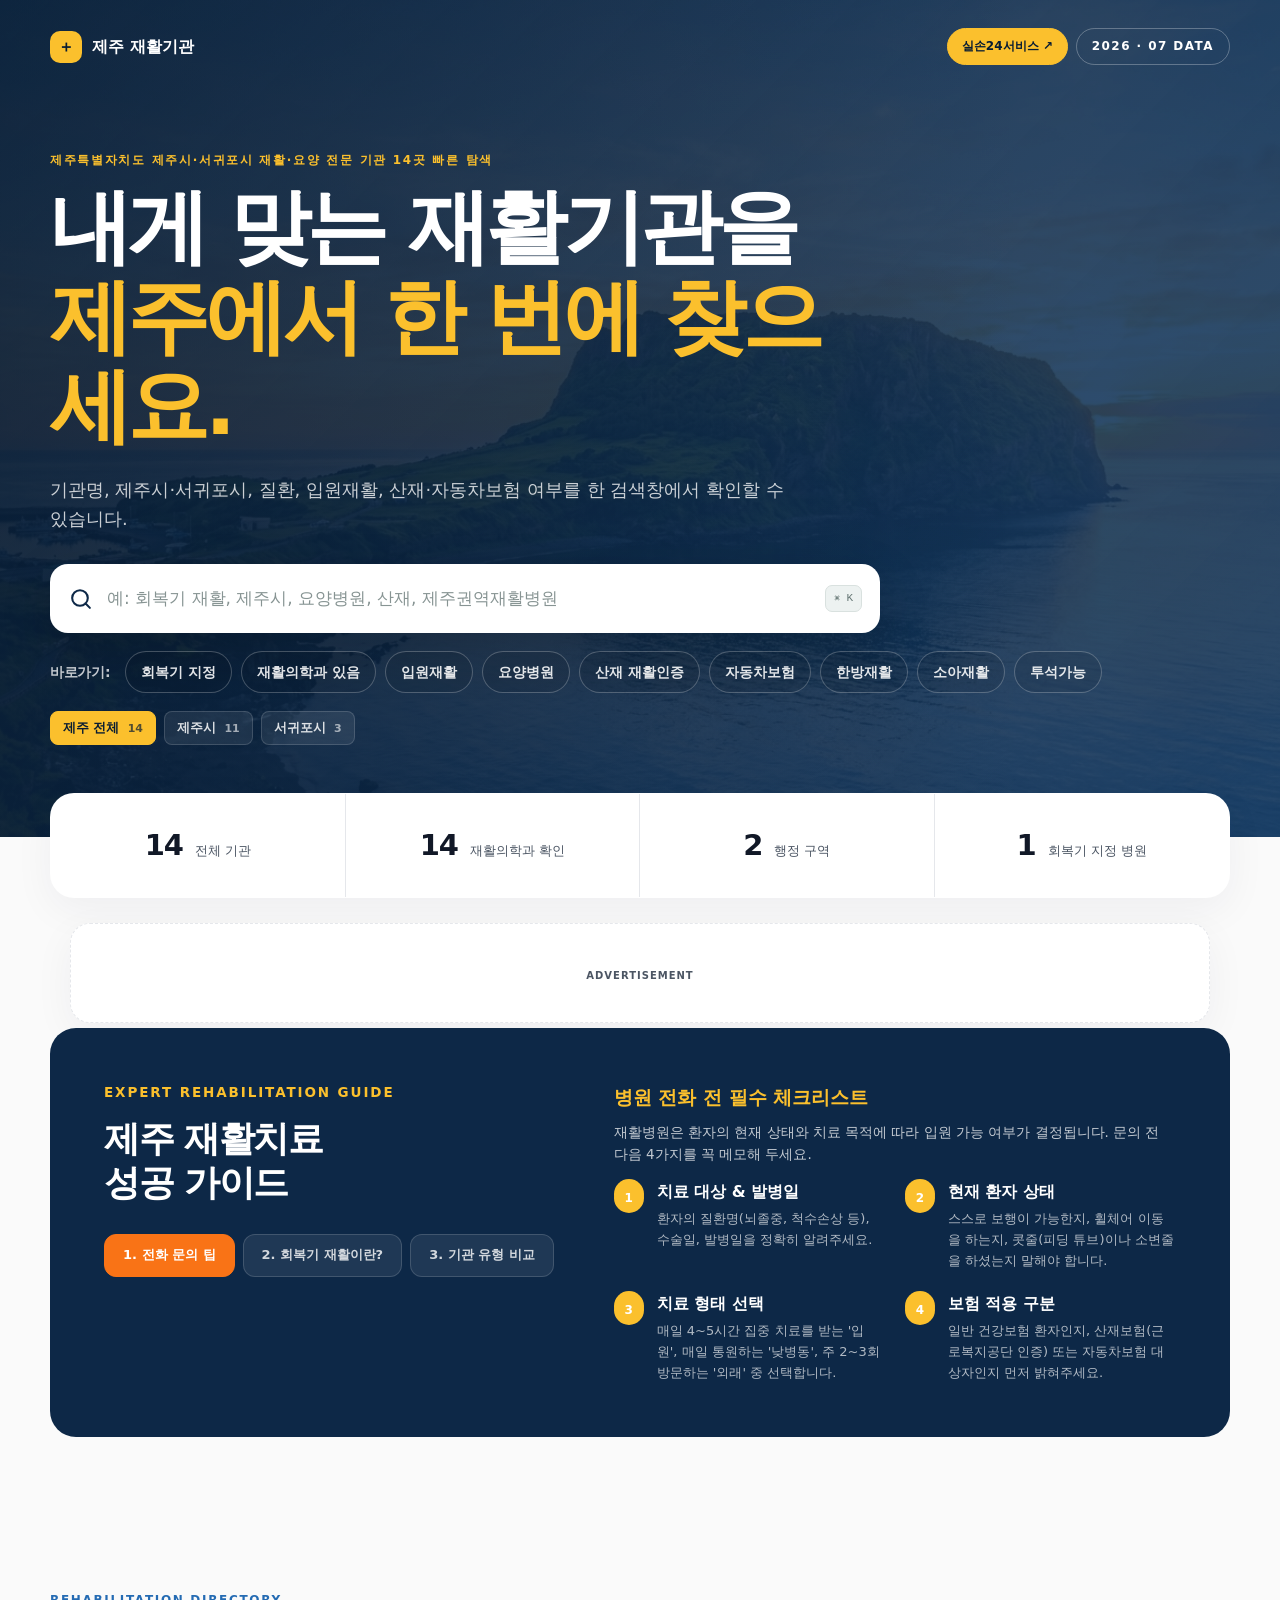
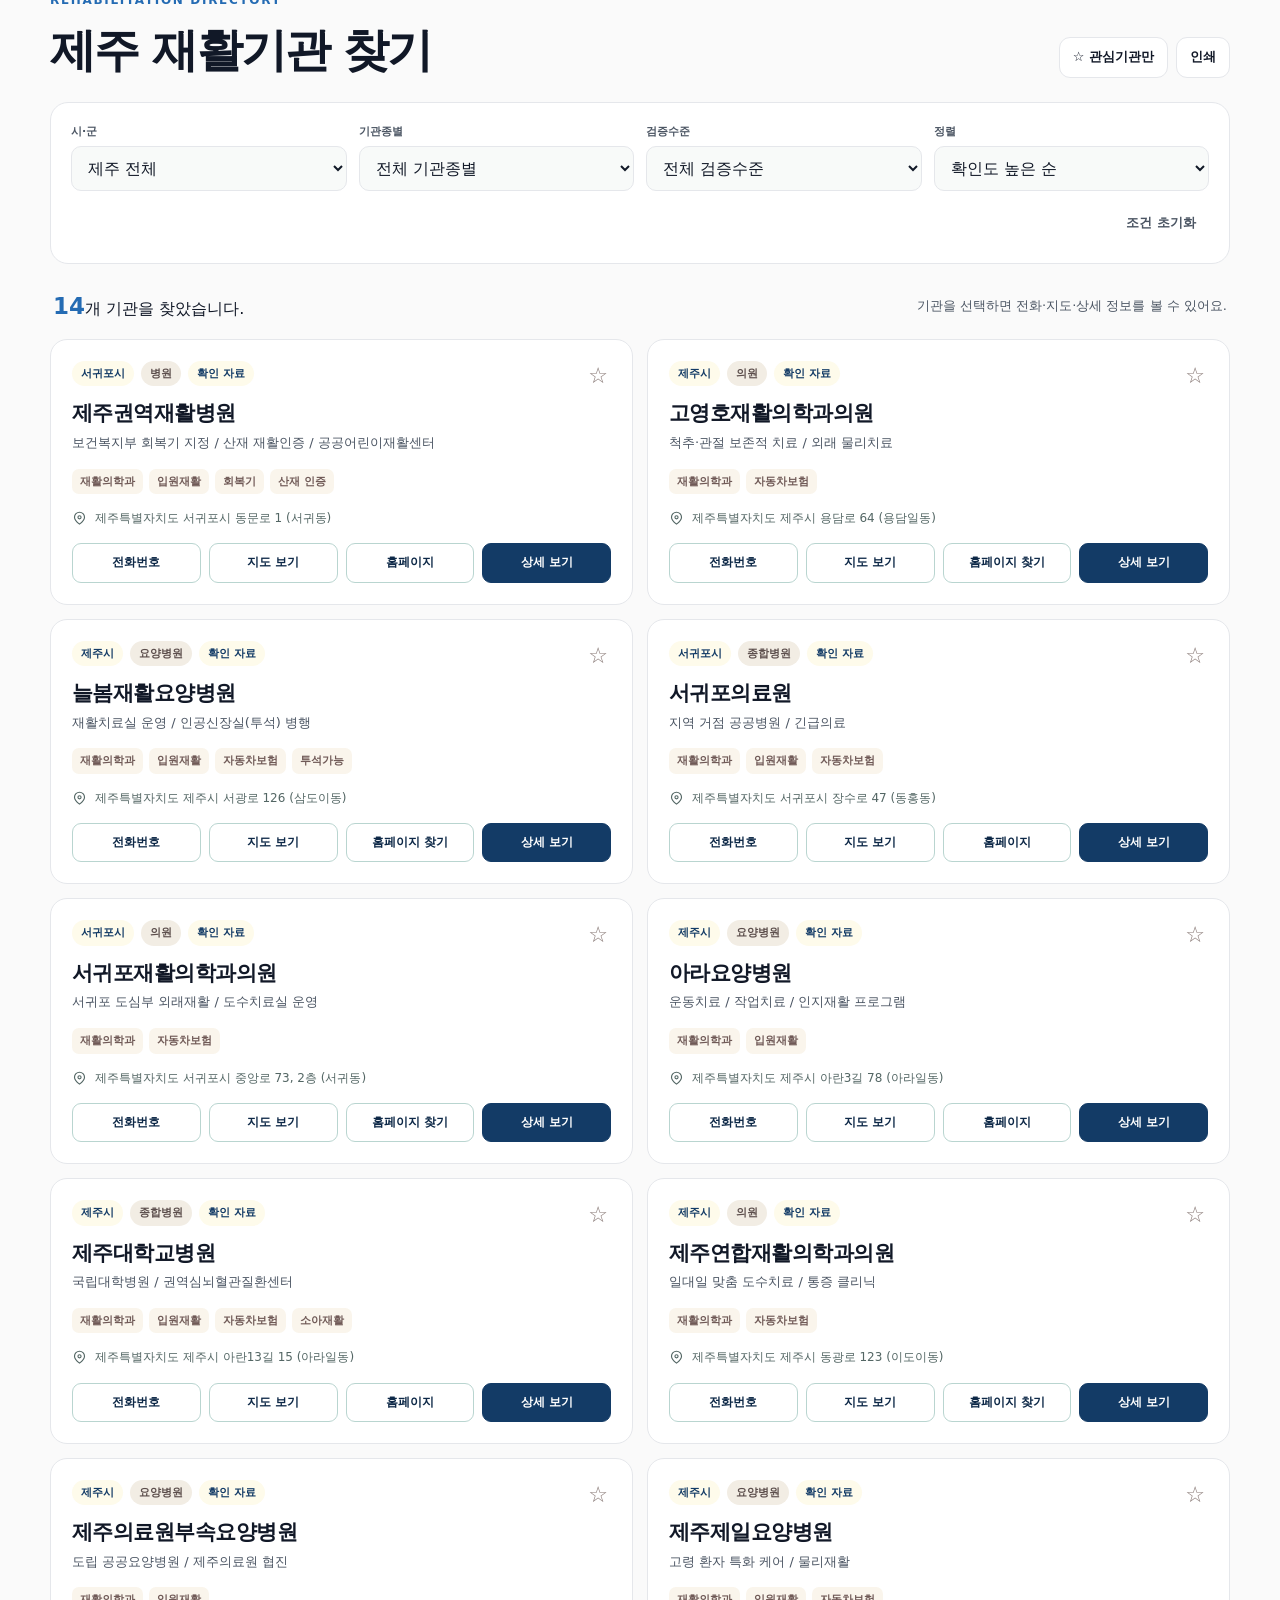
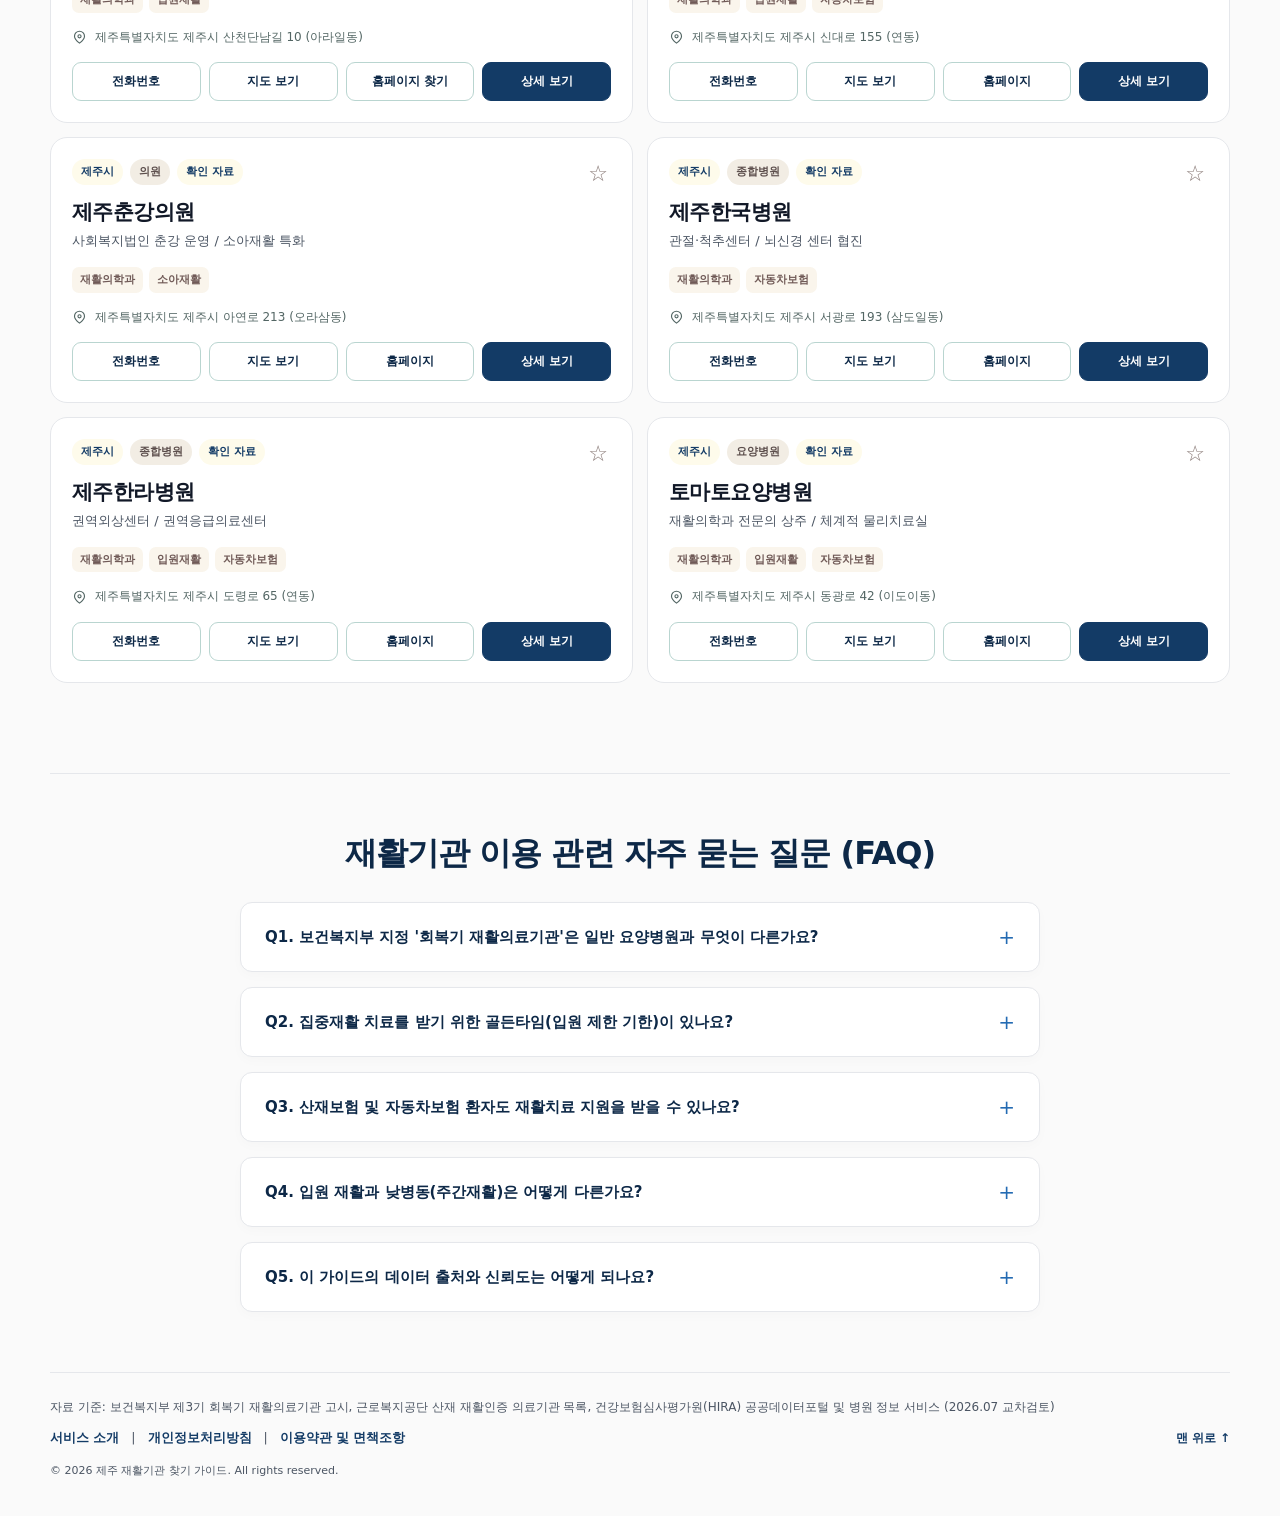
<file: index.html>
<!doctype html>
<html lang="ko">
<head>
  <meta charset="utf-8">
  <meta name="viewport" content="width=device-width, initial-scale=1">
  <meta name="theme-color" content="#081c33">
  <meta name="description" content="제주특별자치도 제주시·서귀포시 재활의학과·재활요양·요양병원 검색 가이드">
  <title>제주 재활기관 찾기</title>
  <link rel="stylesheet" href="styles.css">
  <!-- 구글 애드센스 연동 스크립트 -->
  <script async src="https://pagead2.googlesyndication.com/pagead/js/adsbygoogle.js?client=ca-pub-8777128879154634" crossorigin="anonymous"></script>
</head>
<body>
  <header class="hero">
    <nav class="topbar" aria-label="상단 안내">
      <div class="brand-group" style="display: flex; gap: 16px; align-items: center; flex-wrap: wrap;">
        <a class="brand" href="#top" aria-label="처음으로">
          <span class="brand-mark" aria-hidden="true">＋</span>
          <span>제주 재활기관</span>
        </a>

      </div>
      <div class="top-actions">
        <a class="silson-link" href="https://www.silson24.or.kr/claim/web/" target="_blank" rel="noopener">실손24서비스 ↗</a>
        <span class="edition">2026 · 07 DATA</span>
      </div>
    </nav>

    <div class="hero-inner" id="top">
      <p class="eyebrow">제주특별자치도 제주시·서귀포시 재활·요양 전문 기관 14곳 빠른 탐색</p>
      <h1>내게 맞는 재활기관을<br><em>제주에서 한 번에 찾으세요.</em></h1>
      <p class="lead">기관명, 제주시·서귀포시, 질환, 입원재활, 산재·자동차보험 여부를 한 검색창에서 확인할 수 있습니다.</p>

      <div class="search-shell">
        <svg aria-hidden="true" viewBox="0 0 24 24"><path d="m21 21-4.35-4.35m2.35-5.15a7.5 7.5 0 1 1-15 0 7.5 7.5 0 0 1 15 0Z"/></svg>
        <label class="sr-only" for="searchInput">재활기관 통합 검색</label>
        <input id="searchInput" type="search" autocomplete="off" placeholder="예: 회복기 재활, 제주시, 요양병원, 산재, 제주권역재활병원">
        <kbd>⌘ K</kbd>
      </div>
      <div id="heroSuggestions" class="hero-suggestions" aria-live="polite" hidden></div>

      <div class="quick-filters" aria-label="빠른 조건">
        <span class="quick-filter-label" style="font-weight: 800; color: rgba(255, 255, 255, 0.75); font-size: 14px; align-self: center; margin-right: 6px; letter-spacing: -0.02em; flex-shrink: 0;">바로가기:</span>
        <button data-preset="recovery">회복기 지정</button>
        <button data-preset="rehab">재활의학과 있음</button>
        <button data-preset="inpatient">입원재활</button>
        <button data-preset="care">요양병원</button>
        <button data-preset="workers">산재 재활인증</button>
        <button data-preset="auto">자동차보험</button>
        <button data-preset="oriental">한방재활</button>
        <button data-preset="pediatric">소아재활</button>
        <button data-preset="dialysis">투석가능</button>
      </div>

      <!-- 제주 행정구역 퀵 필터 칩스 -->
      <div class="drawer-row" id="districtRow"></div>
    </div>
  </header>

  <main>
    <section class="stats" aria-label="수록 기관 요약">
      <article><strong id="totalStat">14</strong><span>전체 기관</span></article>
      <article><strong id="confirmedStat">14</strong><span>재활의학과 확인</span></article>
      <article><strong id="districtStat">2</strong><span>행정 구역</span></article>
      <article><strong id="recoveryStat">1</strong><span>회복기 지정 병원</span></article>
    </section>

    <!-- 구글 애드센스 연동 광고 컨테이너 (상단 배너) -->
    <div class="adsense-banner-container" style="max-width: 1180px; margin: 25px auto 5px; width: min(1180px, calc(100% - 40px)); text-align: center;">
      <div style="background: var(--white); border: 1px dashed var(--line); border-radius: var(--radius); padding: 15px; display: flex; flex-direction: column; align-items: center; justify-content: center; min-height: 100px; box-shadow: var(--shadow);">
        <!-- 사이트 -->
        <ins class="adsbygoogle"
             style="display:block; width:100%;"
             data-ad-client="ca-pub-8777128879154634"
             data-ad-slot="4460948120"
             data-ad-format="auto"
             data-full-width-responsive="true"></ins>
        <script>
             (adsbygoogle = window.adsbygoogle || []).push({});
        </script>
        
        <!-- 광고 안내 표시 (애드센스 운영 규정 준수용) -->
        <span style="font-size: 10px; color: var(--muted); margin-top: 6px; letter-spacing: 0.1em; font-weight: 800;">ADVERTISEMENT</span>
      </div>
    </div>

    <section class="guide-note">
      <div>
        <p class="section-kicker">EXPERT REHABILITATION GUIDE</p>
        <h2>제주 재활치료<br>성공 가이드</h2>
        
        <div class="guide-tabs" style="margin-top: 30px;">
          <button class="guide-tab-btn active" data-tab="tab-call">1. 전화 문의 팁</button>
          <button class="guide-tab-btn" data-tab="tab-recovery">2. 회복기 재활이란?</button>
          <button class="guide-tab-btn" data-tab="tab-types">3. 기관 유형 비교</button>
        </div>
      </div>

      <div class="guide-panes">
        <!-- 탭 1: 전화 문의 팁 -->
        <div class="guide-pane active" id="tab-call">
          <h3>병원 전화 전 필수 체크리스트</h3>
          <p>재활병원은 환자의 현재 상태와 치료 목적에 따라 입원 가능 여부가 결정됩니다. 문의 전 다음 4가지를 꼭 메모해 두세요.</p>
          <ol style="display: grid; grid-template-columns: 1fr 1fr; gap: 20px; margin: 0; padding: 0; list-style: none; counter-reset: steps;">
            <li style="position: relative; padding-left: 43px; counter-increment: steps;">
              <span style="content: counter(steps); position: absolute; left: 0; display: grid; width: 30px; height: 30px; place-items: center; color: var(--navy-950); background: var(--mint); border-radius: 50%; font-size: 12px; font-weight: 900; line-height: 1;">1</span>
              <strong>치료 대상 & 발병일</strong>
              <span style="display: block; margin-top: 4px; color: rgba(255,255,255,.68); font-size: 13px;">환자의 질환명(뇌졸중, 척수손상 등), 수술일, 발병일을 정확히 알려주세요.</span>
            </li>
            <li style="position: relative; padding-left: 43px; counter-increment: steps;">
              <span style="content: counter(steps); position: absolute; left: 0; display: grid; width: 30px; height: 30px; place-items: center; color: var(--navy-950); background: var(--mint); border-radius: 50%; font-size: 12px; font-weight: 900; line-height: 1;">2</span>
              <strong>현재 환자 상태</strong>
              <span style="display: block; margin-top: 4px; color: rgba(255,255,255,.68); font-size: 13px;">스스로 보행이 가능한지, 휠체어 이동을 하는지, 콧줄(피딩 튜브)이나 소변줄을 하셨는지 말해야 합니다.</span>
            </li>
            <li style="position: relative; padding-left: 43px; counter-increment: steps;">
              <span style="content: counter(steps); position: absolute; left: 0; display: grid; width: 30px; height: 30px; place-items: center; color: var(--navy-950); background: var(--mint); border-radius: 50%; font-size: 12px; font-weight: 900; line-height: 1;">3</span>
              <strong>치료 형태 선택</strong>
              <span style="display: block; margin-top: 4px; color: rgba(255,255,255,.68); font-size: 13px;">매일 4~5시간 집중 치료를 받는 '입원', 매일 통원하는 '낮병동', 주 2~3회 방문하는 '외래' 중 선택합니다.</span>
            </li>
            <li style="position: relative; padding-left: 43px; counter-increment: steps;">
              <span style="content: counter(steps); position: absolute; left: 0; display: grid; width: 30px; height: 30px; place-items: center; color: var(--navy-950); background: var(--mint); border-radius: 50%; font-size: 12px; font-weight: 900; line-height: 1;">4</span>
              <strong>보험 적용 구분</strong>
              <span style="display: block; margin-top: 4px; color: rgba(255,255,255,.68); font-size: 13px;">일반 건강보험 환자인지, 산재보험(근로복지공단 인증) 또는 자동차보험 대상자인지 먼저 밝혀주세요.</span>
            </li>
          </ol>
        </div>

        <!-- 탭 2: 회복기 재활이란? -->
        <div class="guide-pane" id="tab-recovery">
          <h3>보건복지부 지정 '회복기 재활의료기관'</h3>
          <p>뇌졸중, 척수손상, 고관절·골반·대퇴 골절 환자 등이 수술 후 집중 재활을 통해 사회로 조기 복귀하도록 보건복지부가 엄격히 지정한 병원입니다.</p>
          <div class="golden-box">
            <h4>💡 집중재활 골든타임(입원 기한)을 꼭 확인하세요!</h4>
            <p style="margin-bottom: 8px;">지정 병원에 기한 내 입원해야 하루 최대 4시간 집중재활 건강보험 혜택 및 간호간병통합서비스를 지원받을 수 있습니다.</p>
            <ul style="margin: 0; padding-left: 20px; font-size: 12.5px; color: rgba(255, 255, 255, 0.9); line-height: 1.6;">
              <li><b>뇌졸중 · 뇌손상</b>: 발병/수술 후 <b>90일 이내</b> 입원 (치료 기간 최대 180일)</li>
              <li><b>척수 손상</b>: 발병/수술 후 <b>180일 이내</b> 입원 (치료 기간 최대 2년)</li>
              <li><b>고관절 · 골반 · 대퇴 골절 및 치환술 (단일)</b>: 발병/수술 후 <b>30일 이내</b> 입원 (치료 기간 최대 30일)</li>
              <li><b>다발 골절 (2부위 이상) · 하지 절단</b>: 발병/수술 후 <b>60일 이내</b> 입원 (치료 기간 최대 60일)</li>
            </ul>
          </div>
          <p style="margin-top: 15px;">이 가이드에서 <strong>'회복기 지정'</strong> 필터를 선택하여 제주 내 보건복지부 지정 회복기 재활의료기관(제주권역재활병원)을 빠르게 확인해 보세요.</p>
        </div>

        <!-- 탭 3: 기관 유형 비교 -->
        <div class="guide-pane" id="tab-types">
          <h3>나에게 맞는 재활기관 유형 찾기</h3>
          <p>재활이 필요한 단계와 환자군의 상태에 따라 알맞은 종별 기관을 선택해야 효율적인 치료가 가능합니다.</p>
          <div class="compare-table-wrapper">
            <table class="compare-table">
              <thead>
                <tr>
                  <th>기관 유형</th>
                  <th>주요 목적</th>
                  <th>추천 환자군</th>
                  <th>특징</th>
                </tr>
              </thead>
              <tbody>
                <tr>
                  <td><strong>대학/종합병원</strong></td>
                  <td>급성기 치료 & 초기 재활</td>
                  <td>수술 직후, 생체징후가 불안정한 환자</td>
                  <td>검사 및 다학제 협진 용이, 장기 입원 불가</td>
                </tr>
                <tr>
                  <td><strong>회복기 재활병원</strong></td>
                  <td>집중 재활 & 기능 회복</td>
                  <td>뇌졸중·척수손상·골절 수술 후 1~6개월 이내 환자</td>
                  <td>1대1 맞춤 집중치료(일 4시간), 간호간병 통합 지원</td>
                </tr>
                <tr>
                  <td><strong>재활 요양병원</strong></td>
                  <td>장기 요양 & 완화 재활</td>
                  <td>급성기가 지나 만성 관리가 필요한 고령 환자</td>
                  <td>비교적 저렴한 간병비, 장기 입원 가능</td>
                </tr>
                <tr>
                  <td><strong>재활/정형 의원</strong></td>
                  <td>통증 관리 & 외래 도수</td>
                  <td>통원 가능한 근골격계 통증, 경증 환자</td>
                  <td>물리치료, 도수치료, 주사치료 중심의 외래</td>
                </tr>
              </tbody>
            </table>
          </div>
        </div>
      </div>
    </section>

    <section class="directory" aria-labelledby="directoryTitle">
      <div class="section-heading">
        <div>
          <p class="section-kicker">REHABILITATION DIRECTORY</p>
          <h2 id="directoryTitle">제주 재활기관 찾기</h2>
        </div>
        <div class="heading-actions">
          <button class="icon-button" id="favoriteToggle" aria-pressed="false">☆ 관심기관만</button>
          <button class="icon-button" id="printButton">인쇄</button>
        </div>
      </div>

      <div class="filter-panel">
        <div class="filter-grid">
          <label>
            <span>시·군</span>
            <select id="districtFilter"><option value="">제주 전체</option></select>
          </label>
          <label>
            <span>기관종별</span>
            <select id="typeFilter"><option value="">전체 기관종별</option></select>
          </label>
          <label>
            <span>검증수준</span>
            <select id="verificationFilter">
              <option value="">전체 검증수준</option>
              <option value="verified">심평원·공식·홈페이지 확인</option>
              <option value="call">전화확인 필요/후보</option>
            </select>
          </label>
          <label>
            <span>정렬</span>
            <select id="sortFilter">
              <option value="recommended">확인도 높은 순</option>
              <option value="name">기관명순</option>
              <option value="district">행정구역순</option>
            </select>
          </label>
        </div>
        <div class="active-row">
          <div id="activeFilters" class="active-filters" aria-live="polite"></div>
          <button id="resetButton" class="reset-button">조건 초기화</button>
        </div>
      </div>

      <div class="results-toolbar">
        <p><strong id="resultCount">14</strong>개 기관을 찾았습니다.</p>
        <p class="result-hint">기관을 선택하면 전화·지도·상세 정보를 볼 수 있어요.</p>
      </div>

      <div id="results" class="result-grid" aria-live="polite"></div>
      <div id="emptyState" class="empty-state" hidden>
        <span aria-hidden="true">⌕</span>
        <h3>검색 결과가 없습니다</h3>
        <p>검색어를 줄이거나 필터를 초기화해 보세요.</p>
        <button id="emptyReset">전체 기관 보기</button>
      </div>
    </section>

    <!-- FAQ 자주 묻는 질문 섹션 (애드센스 승인 최적화 및 SEO 보강) -->
    <section class="faq-section" aria-labelledby="faqTitle">
      <h2 id="faqTitle">재활기관 이용 관련 자주 묻는 질문 (FAQ)</h2>
      <div class="faq-container">
        <details class="faq-item">
          <summary>Q1. 보건복지부 지정 '회복기 재활의료기관'은 일반 요양병원과 무엇이 다른가요?</summary>
          <div class="faq-content">
            <p>보건복지부 지정 회복기 재활의료기관은 일반 요양병원에 비해 훨씬 엄격한 기준(재활의학과 전문의 및 재활 전문 물리치료사/작업치료사 인력 기준, 전문 재활 치료실 규격 등)을 통과한 병원입니다. 이곳에서는 환자의 조기 사회 및 가정 복귀를 목표로 하루 최대 4시간의 집중적인 1:1 맞춤형 재활치료를 건강보험 혜택과 함께 제공하며, 간호간병통합서비스를 통한 간병비 부담 경감 혜택도 함께 누릴 수 있습니다.</p>
          </div>
        </details>
        <details class="faq-item">
          <summary>Q2. 집중재활 치료를 받기 위한 골든타임(입원 제한 기한)이 있나요?</summary>
          <div class="faq-content">
            <p>네, 매우 중요합니다. 보건복지부 지정 재활의료기관에 입원하여 집중재활 건강보험 혜택을 받으려면 질환별로 정해진 발병일/수술일 기준 기한 내에 입원해야 합니다. 뇌졸중 및 뇌손상은 <b>발병 후 90일 이내</b>, 척수손상은 <b>180일 이내</b>, 고관절 및 대퇴골절은 <b>30일 이내</b>에 지정 병원에 입원해야 혜택을 받을 수 있으므로 골든타임을 넘기기 전 빠르게 문의하셔야 합니다.</p>
          </div>
        </details>
        <details class="faq-item">
          <summary>Q3. 산재보험 및 자동차보험 환자도 재활치료 지원을 받을 수 있나요?</summary>
          <div class="faq-content">
            <p>네, 가능합니다. 근로복지공단에서 선정한 <b>'산재보험 재활인증 의료기관'</b>의 경우 산업재해를 입은 근로자에게 적합한 집중 전문 재활 프로그램을 공단 지원을 통해 제공합니다. 또한 대부분의 재활 전문 기관들은 자동차보험을 통한 교통사고 집중 재활치료를 지원합니다. 본 서비스의 '산재 재활인증' 및 '자동차보험' 프리셋 필터를 이용하면 지원 가능한 제주 내 병원을 쉽게 선별할 수 있습니다.</p>
          </div>
        </details>
        <details class="faq-item">
          <summary>Q4. 입원 재활과 낮병동(주간재활)은 어떻게 다른가요?</summary>
          <div class="faq-content">
            <p><b>입원 재활</b>은 병원에 상주하며 24시간 의료진의 간호 및 집중 재활치료를 수행하는 형태입니다. 반면 <b>낮병동(주간재활)</b>은 하루 중 낮 시간(통상 6시간) 동안만 병원에 입원하여 집중 재활치료와 식사를 제공받고, 저녁에는 귀가하는 형태입니다. 낮병동은 환자가 일상 감각을 유지하면서 입원 치료에 준하는 집중 치료를 경제적으로 받을 수 있어 효율적입니다.</p>
          </div>
        </details>
        <details class="faq-item">
          <summary>Q5. 이 가이드의 데이터 출처와 신뢰도는 어떻게 되나요?</summary>
          <div class="faq-content">
            <p>본 제주 재활기관 찾기 가이드는 <b>건강보험심사평가원(HIRA)</b>의 등록 데이터, <b>보건복지부</b>의 지정 고시 자료, <b>근로복지공단</b>의 재활인증병원 목록 및 각 병원 홈페이지 공식 정보를 종합하여 작성되었습니다. 교차 검토를 거쳐 신뢰도를 유지하고 있으나, 병원의 실시간 병상 상태나 진료 가능 여부는 변동되므로 최종 입원 결정 전 반드시 병원 대표번호를 통한 유선 상담을 권장합니다.</p>
          </div>
        </details>
      </div>
    </section>

  </main>

  <footer>
    <div style="display: flex; flex-direction: column; gap: 8px;">
      <p style="margin: 0; line-height: 1.5; color: var(--muted);">자료 기준: 보건복지부 제3기 회복기 재활의료기관 고시, 근로복지공단 산재 재활인증 의료기관 목록, 건강보험심사평가원(HIRA) 공공데이터포털 및 병원 정보 서비스 (2026.07 교차검토)</p>
      <p style="margin: 4px 0 0; font-size: 12.5px;">
        <a href="about.html" style="color: var(--teal-800); font-weight: 800; text-decoration: none; margin-right: 8px;">서비스 소개</a> | 
        <a href="privacy.html" style="color: var(--teal-800); font-weight: 800; text-decoration: none; margin-left: 8px; margin-right: 8px;">개인정보처리방침</a> | 
        <a href="disclaimer.html" style="color: var(--teal-800); font-weight: 800; text-decoration: none; margin-left: 8px;">이용약관 및 면책조항</a>
      </p>
      <p style="margin: 6px 0 0; font-size: 11px; color: var(--muted);">&copy; 2026 제주 재활기관 찾기 가이드. All rights reserved.</p>
    </div>
    <a href="#top" style="align-self: center; flex-shrink: 0; margin-left: 20px;">맨 위로 ↑</a>
  </footer>

  <dialog id="detailDialog" aria-labelledby="dialogTitle">
    <div id="dialogContent"></div>
  </dialog>

  <dialog id="homepageDialog" aria-labelledby="homepageDialogTitle">
    <div id="homepageDialogContent"></div>
  </dialog>

  <div id="toast" class="toast" role="status" aria-live="polite"></div>
  <script src="data.js"></script>
  <script src="app.js"></script>
</body>
</html>
</file>
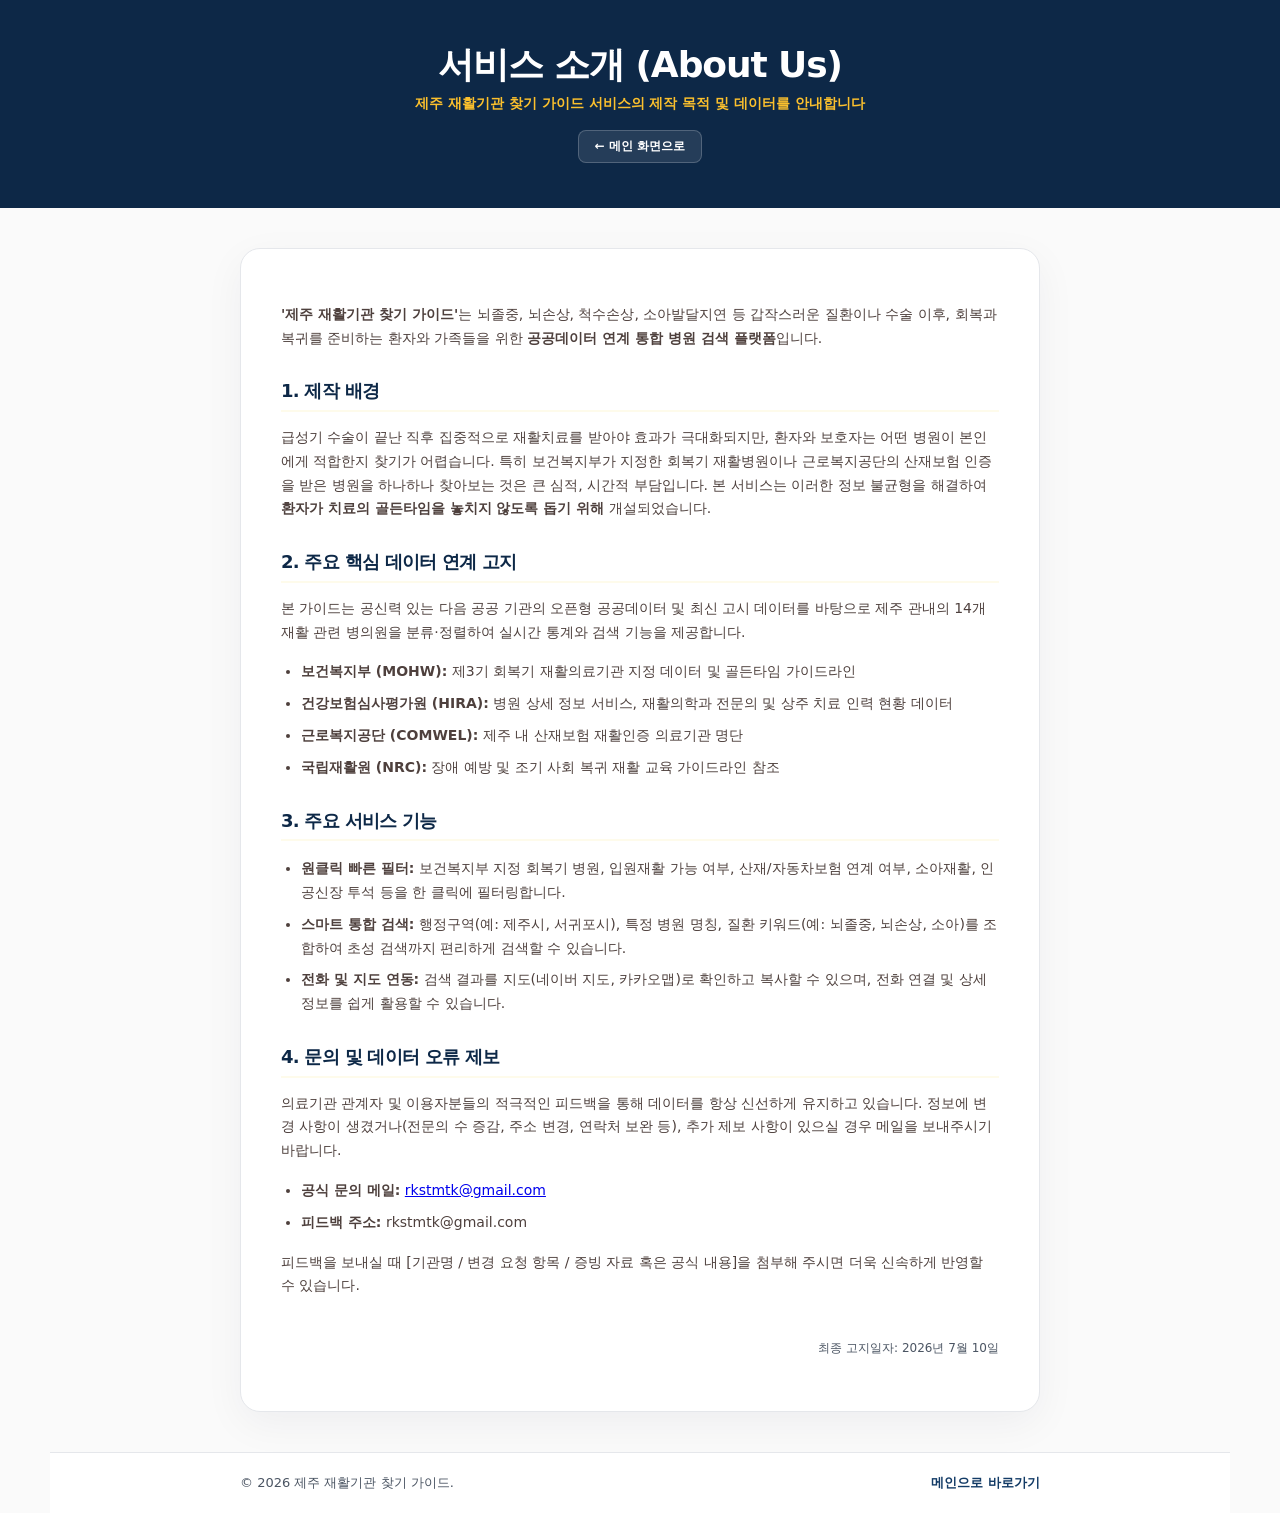
<file: about.html>
<!DOCTYPE html>
<html lang="ko">
<head>
  <meta charset="utf-8">
  <meta name="viewport" content="width=device-width, initial-scale=1">
  <title>서비스 소개 - 제주 재활기관 찾기</title>
  <link rel="stylesheet" href="styles.css">
  <!-- 구글 애드센스 연동 스크립트 -->
  <script async src="https://pagead2.googlesyndication.com/pagead/js/adsbygoogle.js?client=ca-pub-8777128879154634" crossorigin="anonymous"></script>
</head>
<body class="policy-page">
  <header class="policy-header">
    <div class="policy-header-inner">
      <h1>서비스 소개 (About Us)</h1>
      <p>제주 재활기관 찾기 가이드 서비스의 제작 목적 및 데이터를 안내합니다</p>
      <a href="index.html" class="policy-home-btn">← 메인 화면으로</a>
    </div>
  </header>

  <main class="policy-container">
    <article class="policy-content">
      <p><b>'제주 재활기관 찾기 가이드'</b>는 뇌졸중, 뇌손상, 척수손상, 소아발달지연 등 갑작스러운 질환이나 수술 이후, 회복과 복귀를 준비하는 환자와 가족들을 위한 <b>공공데이터 연계 통합 병원 검색 플랫폼</b>입니다.</p>

      <h2>1. 제작 배경</h2>
      <p>급성기 수술이 끝난 직후 집중적으로 재활치료를 받아야 효과가 극대화되지만, 환자와 보호자는 어떤 병원이 본인에게 적합한지 찾기가 어렵습니다. 특히 보건복지부가 지정한 회복기 재활병원이나 근로복지공단의 산재보험 인증을 받은 병원을 하나하나 찾아보는 것은 큰 심적, 시간적 부담입니다. 본 서비스는 이러한 정보 불균형을 해결하여 <b>환자가 치료의 골든타임을 놓치지 않도록 돕기 위해</b> 개설되었습니다.</p>

      <h2>2. 주요 핵심 데이터 연계 고지</h2>
      <p>본 가이드는 공신력 있는 다음 공공 기관의 오픈형 공공데이터 및 최신 고시 데이터를 바탕으로 제주 관내의 14개 재활 관련 병의원을 분류·정렬하여 실시간 통계와 검색 기능을 제공합니다.</p>
      <ul>
        <li><b>보건복지부 (MOHW):</b> 제3기 회복기 재활의료기관 지정 데이터 및 골든타임 가이드라인</li>
        <li><b>건강보험심사평가원 (HIRA):</b> 병원 상세 정보 서비스, 재활의학과 전문의 및 상주 치료 인력 현황 데이터</li>
        <li><b>근로복지공단 (COMWEL):</b> 제주 내 산재보험 재활인증 의료기관 명단</li>
        <li><b>국립재활원 (NRC):</b> 장애 예방 및 조기 사회 복귀 재활 교육 가이드라인 참조</li>
      </ul>

      <h2>3. 주요 서비스 기능</h2>
      <ul>
        <li><b>원클릭 빠른 필터:</b> 보건복지부 지정 회복기 병원, 입원재활 가능 여부, 산재/자동차보험 연계 여부, 소아재활, 인공신장 투석 등을 한 클릭에 필터링합니다.</li>
        <li><b>스마트 통합 검색:</b> 행정구역(예: 제주시, 서귀포시), 특정 병원 명칭, 질환 키워드(예: 뇌졸중, 뇌손상, 소아)를 조합하여 초성 검색까지 편리하게 검색할 수 있습니다.</li>
        <li><b>전화 및 지도 연동:</b> 검색 결과를 지도(네이버 지도, 카카오맵)로 확인하고 복사할 수 있으며, 전화 연결 및 상세 정보를 쉽게 활용할 수 있습니다.</li>
      </ul>

      <h2>4. 문의 및 데이터 오류 제보</h2>
      <p>의료기관 관계자 및 이용자분들의 적극적인 피드백을 통해 데이터를 항상 신선하게 유지하고 있습니다. 정보에 변경 사항이 생겼거나(전문의 수 증감, 주소 변경, 연락처 보완 등), 추가 제보 사항이 있으실 경우 메일을 보내주시기 바랍니다.</p>
      <ul>
        <li><b>공식 문의 메일:</b> <a href="mailto:rkstmtk@gmail.com">rkstmtk@gmail.com</a></li>
        <li><b>피드백 주소:</b> rkstmtk@gmail.com</li>
      </ul>
      <p>피드백을 보내실 때 [기관명 / 변경 요청 항목 / 증빙 자료 혹은 공식 내용]을 첨부해 주시면 더욱 신속하게 반영할 수 있습니다.</p>

      <p style="margin-top: 40px; color: var(--muted); font-size: 12px; text-align: right;">최종 고지일자: 2026년 7월 10일</p>
    </article>
  </main>

  <footer class="policy-footer">
    <div class="policy-footer-inner">
      <span>&copy; 2026 제주 재활기관 찾기 가이드.</span>
      <a href="index.html">메인으로 바로가기</a>
    </div>
  </footer>
</body>
</html>
</file>
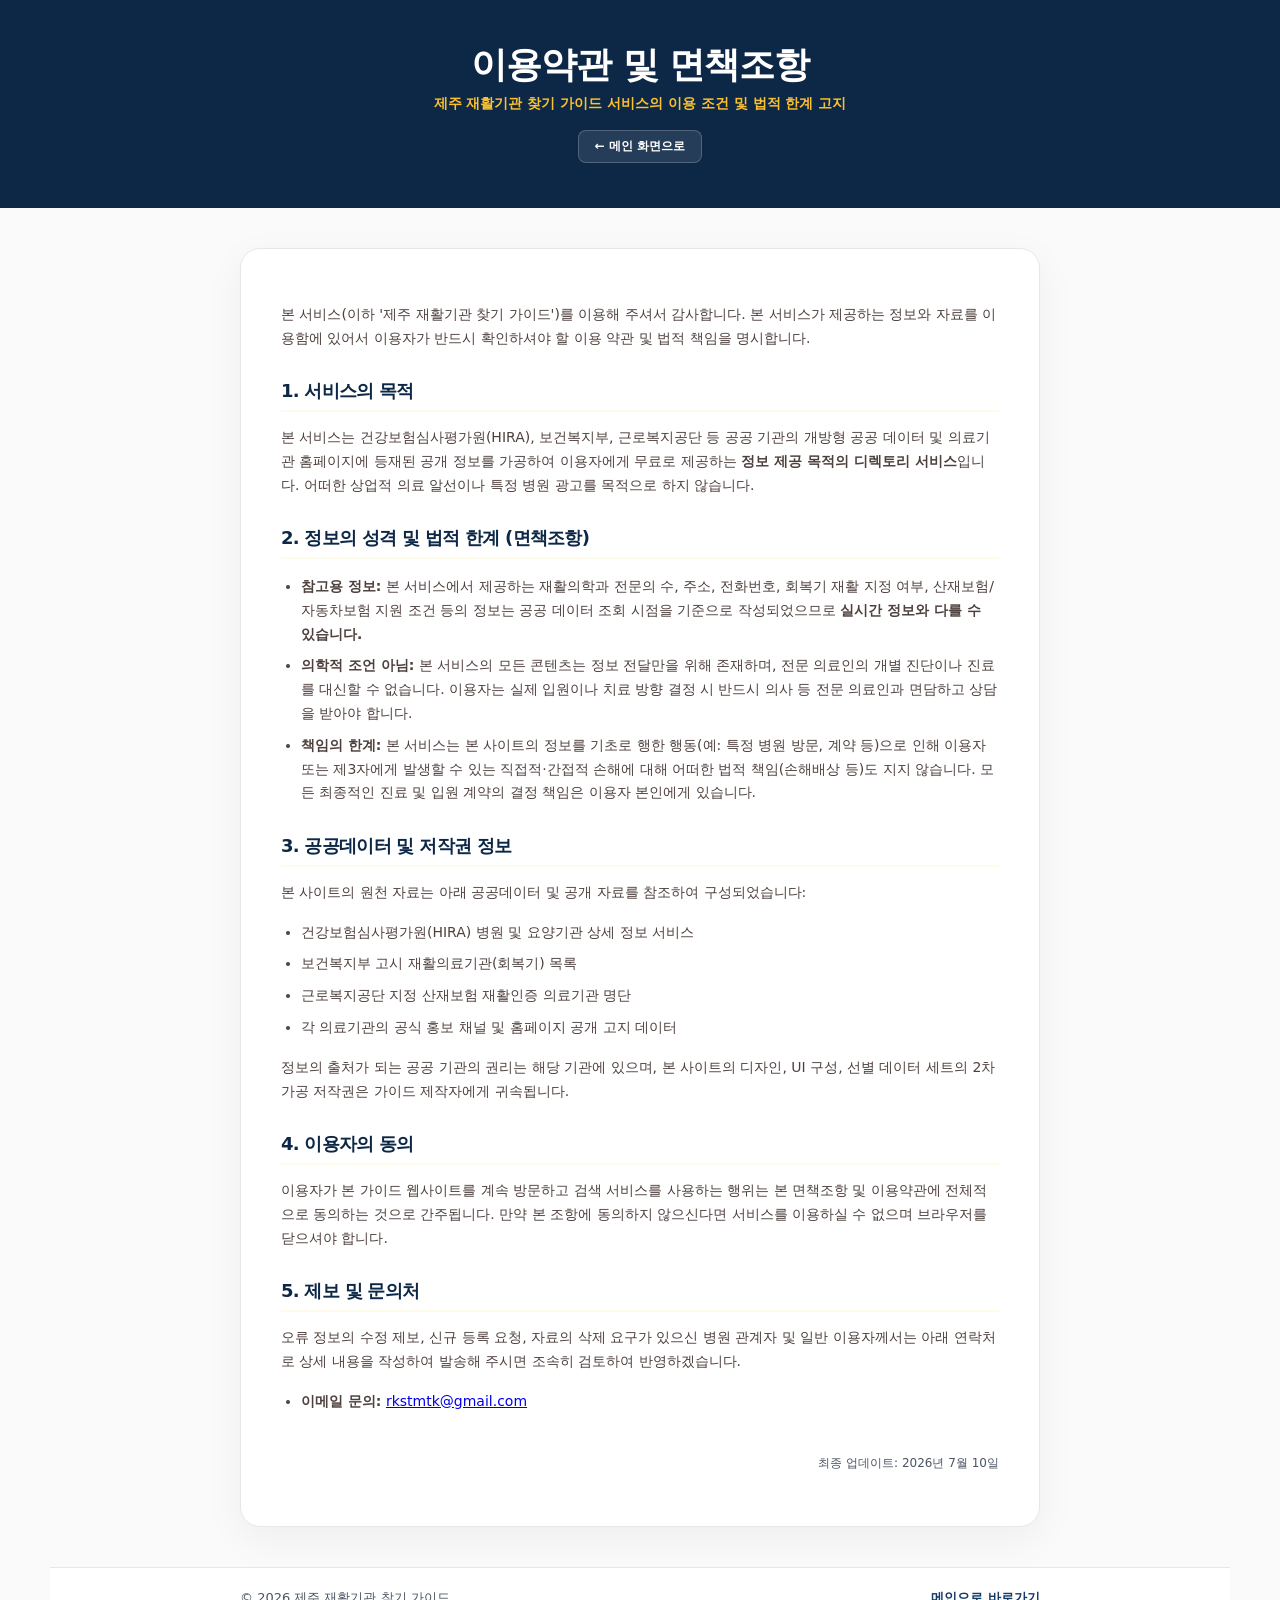
<file: disclaimer.html>
<!DOCTYPE html>
<html lang="ko">
<head>
  <meta charset="utf-8">
  <meta name="viewport" content="width=device-width, initial-scale=1">
  <title>이용약관 및 면책조항 - 제주 재활기관 찾기</title>
  <link rel="stylesheet" href="styles.css">
  <!-- 구글 애드센스 연동 스크립트 -->
  <script async src="https://pagead2.googlesyndication.com/pagead/js/adsbygoogle.js?client=ca-pub-8777128879154634" crossorigin="anonymous"></script>
</head>
<body class="policy-page">
  <header class="policy-header">
    <div class="policy-header-inner">
      <h1>이용약관 및 면책조항</h1>
      <p>제주 재활기관 찾기 가이드 서비스의 이용 조건 및 법적 한계 고지</p>
      <a href="index.html" class="policy-home-btn">← 메인 화면으로</a>
    </div>
  </header>

  <main class="policy-container">
    <article class="policy-content">
      <p>본 서비스(이하 '제주 재활기관 찾기 가이드')를 이용해 주셔서 감사합니다. 본 서비스가 제공하는 정보와 자료를 이용함에 있어서 이용자가 반드시 확인하셔야 할 이용 약관 및 법적 책임을 명시합니다.</p>

      <h2>1. 서비스의 목적</h2>
      <p>본 서비스는 건강보험심사평가원(HIRA), 보건복지부, 근로복지공단 등 공공 기관의 개방형 공공 데이터 및 의료기관 홈페이지에 등재된 공개 정보를 가공하여 이용자에게 무료로 제공하는 <b>정보 제공 목적의 디렉토리 서비스</b>입니다. 어떠한 상업적 의료 알선이나 특정 병원 광고를 목적으로 하지 않습니다.</p>

      <h2>2. 정보의 성격 및 법적 한계 (면책조항)</h2>
      <ul>
        <li><b>참고용 정보:</b> 본 서비스에서 제공하는 재활의학과 전문의 수, 주소, 전화번호, 회복기 재활 지정 여부, 산재보험/자동차보험 지원 조건 등의 정보는 공공 데이터 조회 시점을 기준으로 작성되었으므로 <b>실시간 정보와 다를 수 있습니다.</b></li>
        <li><b>의학적 조언 아님:</b> 본 서비스의 모든 콘텐츠는 정보 전달만을 위해 존재하며, 전문 의료인의 개별 진단이나 진료를 대신할 수 없습니다. 이용자는 실제 입원이나 치료 방향 결정 시 반드시 의사 등 전문 의료인과 면담하고 상담을 받아야 합니다.</li>
        <li><b>책임의 한계:</b> 본 서비스는 본 사이트의 정보를 기초로 행한 행동(예: 특정 병원 방문, 계약 등)으로 인해 이용자 또는 제3자에게 발생할 수 있는 직접적·간접적 손해에 대해 어떠한 법적 책임(손해배상 등)도 지지 않습니다. 모든 최종적인 진료 및 입원 계약의 결정 책임은 이용자 본인에게 있습니다.</li>
      </ul>

      <h2>3. 공공데이터 및 저작권 정보</h2>
      <p>본 사이트의 원천 자료는 아래 공공데이터 및 공개 자료를 참조하여 구성되었습니다:</p>
      <ul>
        <li>건강보험심사평가원(HIRA) 병원 및 요양기관 상세 정보 서비스</li>
        <li>보건복지부 고시 재활의료기관(회복기) 목록</li>
        <li>근로복지공단 지정 산재보험 재활인증 의료기관 명단</li>
        <li>각 의료기관의 공식 홍보 채널 및 홈페이지 공개 고지 데이터</li>
      </ul>
      <p>정보의 출처가 되는 공공 기관의 권리는 해당 기관에 있으며, 본 사이트의 디자인, UI 구성, 선별 데이터 세트의 2차 가공 저작권은 가이드 제작자에게 귀속됩니다.</p>

      <h2>4. 이용자의 동의</h2>
      <p>이용자가 본 가이드 웹사이트를 계속 방문하고 검색 서비스를 사용하는 행위는 본 면책조항 및 이용약관에 전체적으로 동의하는 것으로 간주됩니다. 만약 본 조항에 동의하지 않으신다면 서비스를 이용하실 수 없으며 브라우저를 닫으셔야 합니다.</p>

      <h2>5. 제보 및 문의처</h2>
      <p>오류 정보의 수정 제보, 신규 등록 요청, 자료의 삭제 요구가 있으신 병원 관계자 및 일반 이용자께서는 아래 연락처로 상세 내용을 작성하여 발송해 주시면 조속히 검토하여 반영하겠습니다.</p>
      <ul>
        <li><b>이메일 문의:</b> <a href="mailto:rkstmtk@gmail.com">rkstmtk@gmail.com</a></li>
      </ul>

      <p style="margin-top: 40px; color: var(--muted); font-size: 12px; text-align: right;">최종 업데이트: 2026년 7월 10일</p>
    </article>
  </main>

  <footer class="policy-footer">
    <div class="policy-footer-inner">
      <span>&copy; 2026 제주 재활기관 찾기 가이드.</span>
      <a href="index.html">메인으로 바로가기</a>
    </div>
  </footer>
</body>
</html>
</file>
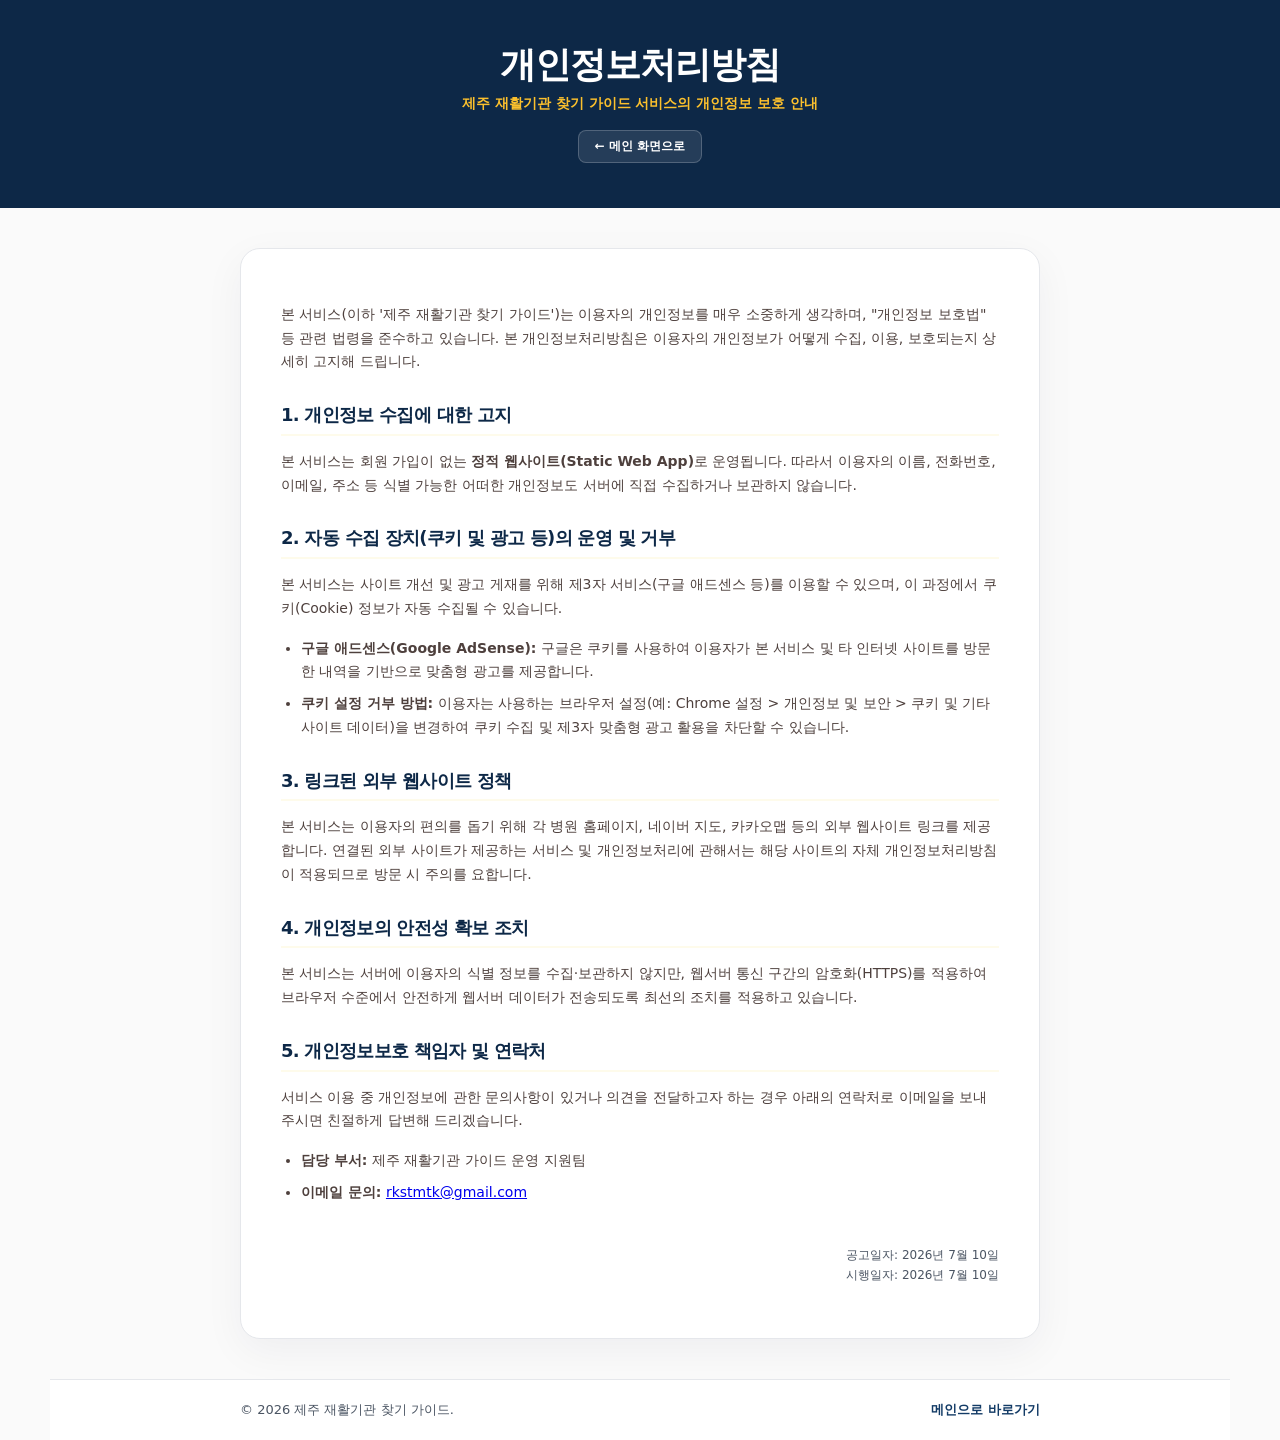
<file: privacy.html>
<!DOCTYPE html>
<html lang="ko">
<head>
  <meta charset="utf-8">
  <meta name="viewport" content="width=device-width, initial-scale=1">
  <title>개인정보처리방침 - 제주 재활기관 찾기</title>
  <link rel="stylesheet" href="styles.css">
  <!-- 구글 애드센스 연동 스크립트 -->
  <script async src="https://pagead2.googlesyndication.com/pagead/js/adsbygoogle.js?client=ca-pub-8777128879154634" crossorigin="anonymous"></script>
</head>
<body class="policy-page">
  <header class="policy-header">
    <div class="policy-header-inner">
      <h1>개인정보처리방침</h1>
      <p>제주 재활기관 찾기 가이드 서비스의 개인정보 보호 안내</p>
      <a href="index.html" class="policy-home-btn">← 메인 화면으로</a>
    </div>
  </header>

  <main class="policy-container">
    <article class="policy-content">
      <p>본 서비스(이하 '제주 재활기관 찾기 가이드')는 이용자의 개인정보를 매우 소중하게 생각하며, "개인정보 보호법" 등 관련 법령을 준수하고 있습니다. 본 개인정보처리방침은 이용자의 개인정보가 어떻게 수집, 이용, 보호되는지 상세히 고지해 드립니다.</p>

      <h2>1. 개인정보 수집에 대한 고지</h2>
      <p>본 서비스는 회원 가입이 없는 <b>정적 웹사이트(Static Web App)</b>로 운영됩니다. 따라서 이용자의 이름, 전화번호, 이메일, 주소 등 식별 가능한 어떠한 개인정보도 서버에 직접 수집하거나 보관하지 않습니다.</p>

      <h2>2. 자동 수집 장치(쿠키 및 광고 등)의 운영 및 거부</h2>
      <p>본 서비스는 사이트 개선 및 광고 게재를 위해 제3자 서비스(구글 애드센스 등)를 이용할 수 있으며, 이 과정에서 쿠키(Cookie) 정보가 자동 수집될 수 있습니다.</p>
      <ul>
        <li><b>구글 애드센스(Google AdSense):</b> 구글은 쿠키를 사용하여 이용자가 본 서비스 및 타 인터넷 사이트를 방문한 내역을 기반으로 맞춤형 광고를 제공합니다.</li>
        <li><b>쿠키 설정 거부 방법:</b> 이용자는 사용하는 브라우저 설정(예: Chrome 설정 > 개인정보 및 보안 > 쿠키 및 기타 사이트 데이터)을 변경하여 쿠키 수집 및 제3자 맞춤형 광고 활용을 차단할 수 있습니다.</li>
      </ul>

      <h2>3. 링크된 외부 웹사이트 정책</h2>
      <p>본 서비스는 이용자의 편의를 돕기 위해 각 병원 홈페이지, 네이버 지도, 카카오맵 등의 외부 웹사이트 링크를 제공합니다. 연결된 외부 사이트가 제공하는 서비스 및 개인정보처리에 관해서는 해당 사이트의 자체 개인정보처리방침이 적용되므로 방문 시 주의를 요합니다.</p>

      <h2>4. 개인정보의 안전성 확보 조치</h2>
      <p>본 서비스는 서버에 이용자의 식별 정보를 수집·보관하지 않지만, 웹서버 통신 구간의 암호화(HTTPS)를 적용하여 브라우저 수준에서 안전하게 웹서버 데이터가 전송되도록 최선의 조치를 적용하고 있습니다.</p>

      <h2>5. 개인정보보호 책임자 및 연락처</h2>
      <p>서비스 이용 중 개인정보에 관한 문의사항이 있거나 의견을 전달하고자 하는 경우 아래의 연락처로 이메일을 보내주시면 친절하게 답변해 드리겠습니다.</p>
      <ul>
        <li><b>담당 부서:</b> 제주 재활기관 가이드 운영 지원팀</li>
        <li><b>이메일 문의:</b> <a href="mailto:rkstmtk@gmail.com">rkstmtk@gmail.com</a></li>
      </ul>

      <p style="margin-top: 40px; color: var(--muted); font-size: 12px; text-align: right;">공고일자: 2026년 7월 10일<br>시행일자: 2026년 7월 10일</p>
    </article>
  </main>

  <footer class="policy-footer">
    <div class="policy-footer-inner">
      <span>&copy; 2026 제주 재활기관 찾기 가이드.</span>
      <a href="index.html">메인으로 바로가기</a>
    </div>
  </footer>
</body>
</html>
</file>
<file: styles.css>
:root {
  --ink: #111827;           /* Slate 900 */
  --muted: #4b5563;         /* Slate 600 */
  --teal-950: #081c33;      /* Deep Sapphire Blue 950 */
  --teal-900: #0d2847;      /* Deep Blue 900 */
  --teal-800: #133b66;      /* Sapphire Blue 800 */
  --teal-700: #1b528c;      /* Medium Sapphire 700 */
  --teal-600: #246bb3;      /* Light Sapphire 600 */
  --mint: #fbc02d;          /* Canola Yellow Accent */
  --mint-soft: #fefbeb;     /* Canola very soft backdrop */
  --paper: #fafafa;         /* Neutral light paper bg */
  --white: #ffffff;
  --line: #e5e7eb;          /* Gray 200 line */
  --amber: #f97316;         /* Tangerine Orange Accent */
  --amber-soft: #fff7ed;    /* Soft Tangerine bg */
  --shadow: 0 12px 40px rgba(8, 28, 51, 0.05); /* Softer shadow for cleaner look */
  --radius: 20px;           /* Cleaner, slightly smaller radius */
}

* { box-sizing: border-box; }
html { scroll-behavior: smooth; }
body {
  margin: 0;
  color: var(--ink);
  background: var(--paper);
  font-family: Pretendard, "Noto Sans KR", "Apple SD Gothic Neo", system-ui, sans-serif;
  line-height: 1.6;
}
button, input, select { font: inherit; }
button, select { cursor: pointer; }
button:focus-visible, input:focus-visible, select:focus-visible, a:focus-visible {
  outline: 3px solid var(--mint);
  outline-offset: 3px;
}
.sr-only {
  position: absolute;
  width: 1px;
  height: 1px;
  padding: 0;
  margin: -1px;
  overflow: hidden;
  clip: rect(0, 0, 0, 0);
  white-space: nowrap;
  border: 0;
}

.hero {
  position: relative;
  overflow: hidden;
  min-height: 640px;
  color: #ffffff;
  background: 
    linear-gradient(135deg, rgba(8, 28, 51, 0.82) 0%, rgba(19, 59, 102, 0.90) 100%),
    url('jeju_rehab_bg.jpg') no-repeat center/cover;
}
.hero::before {
  content: "";
  position: absolute;
  inset: 0;
  background: linear-gradient(90deg, rgba(8, 28, 51, 0.5) 0%, transparent 80%);
  pointer-events: none;
}
.topbar, .hero-inner, main, footer {
  width: min(1180px, calc(100% - 40px));
  margin-inline: auto;
}
.topbar {
  position: relative;
  z-index: 1;
  display: flex;
  align-items: center;
  justify-content: space-between;
  padding-top: 28px;
}
.brand {
  display: inline-flex;
  gap: 10px;
  align-items: center;
  color: #fff;
  font-weight: 800;
  text-decoration: none;
}
.brand-mark {
  display: grid;
  width: 32px;
  height: 32px;
  place-items: center;
  color: var(--teal-950);
  background: var(--mint);
  border-radius: 10px;
}
.edition {
  padding: 8px 15px;
  font-size: 12px;
  font-weight: 800;
  letter-spacing: .12em;
  border: 1px solid rgba(255,255,255,.28);
  border-radius: 999px;
}
.top-actions { display: flex; gap: 8px; align-items: center; }
.silson-link {
  padding: 8px 14px;
  color: var(--teal-950);
  background: var(--mint);
  border: 1px solid var(--mint);
  border-radius: 999px;
  font-size: 12px;
  font-weight: 900;
  text-decoration: none;
}
.silson-link:hover { background: #6ee7b7; }
.hero-inner {
  position: relative;
  z-index: 1;
  padding: 86px 0 92px;
}
.eyebrow, .section-kicker {
  margin: 0 0 12px;
  color: var(--teal-600);
  font-size: 12px;
  font-weight: 900;
  letter-spacing: .14em;
}
.hero .eyebrow { color: var(--mint); }
h1 {
  max-width: 800px;
  margin: 0;
  font-size: clamp(46px, 6.4vw, 82px);
  line-height: 1.09;
  letter-spacing: -.055em;
}
h1 em { color: var(--mint); font-style: normal; }
.lead {
  max-width: 750px;
  margin: 26px 0 30px;
  color: rgba(255,255,255,.78);
  font-size: 18px;
  word-break: keep-all;
  overflow-wrap: anywhere;
}
.search-shell {
  display: grid;
  grid-template-columns: 25px 1fr auto;
  gap: 14px;
  align-items: center;
  width: min(830px, 100%);
  padding: 13px 18px;
  color: var(--teal-900);
  background: white;
  border-radius: 18px;
  box-shadow: 0 18px 50px rgba(0,0,0,.18);
}
.search-shell svg {
  width: 25px;
  fill: none;
  stroke: currentColor;
  stroke-linecap: round;
  stroke-width: 2;
}
.search-shell input {
  min-width: 0;
  padding: 8px 0;
  color: var(--ink);
  background: transparent;
  border: 0;
  outline: 0;
  font-size: 17px;
}
.search-shell input::placeholder { color: #879493; }
.search-shell kbd {
  padding: 4px 8px;
  color: #647573;
  background: #edf2f1;
  border: 1px solid #d9e1df;
  border-radius: 7px;
  font-size: 11px;
}
.hero-suggestions {
  width: min(830px, 100%);
  margin-top: 9px;
  overflow: hidden;
  color: var(--ink);
  background: white;
  border: 1px solid rgba(255,255,255,.7);
  border-radius: 16px;
  box-shadow: 0 18px 45px rgba(0,0,0,.22);
}
.suggestion-summary {
  display: flex;
  align-items: center;
  justify-content: space-between;
  padding: 10px 15px;
  color: var(--muted);
  background: #f5f8f7;
  border-bottom: 1px solid var(--line);
  font-size: 12px;
}
.suggestion-summary strong { color: var(--teal-700); }
.suggestion-list { display: grid; }
.suggestion-item {
  display: grid;
  grid-template-columns: 1fr auto;
  gap: 14px;
  align-items: center;
  width: 100%;
  padding: 11px 15px;
  color: var(--ink);
  background: white;
  border: 0;
  border-bottom: 1px solid #edf2f1;
  text-align: left;
}
.suggestion-item:hover, .suggestion-item:focus-visible { background: var(--mint-soft); }
.suggestion-item:last-child { border-bottom: 0; }
.suggestion-name { display: block; font-weight: 900; }
.suggestion-meta { color: var(--muted); font-size: 11px; }
.suggestion-arrow { color: var(--teal-600); font-weight: 900; }
.suggestion-empty { padding: 19px 15px; color: var(--muted); text-align: center; font-size: 13px; }
.suggestion-more {
  width: 100%;
  padding: 10px;
  color: var(--teal-800);
  background: #f3faf8;
  border: 0;
  border-top: 1px solid var(--line);
  font-size: 12px;
  font-weight: 900;
}
.quick-filters {
  display: flex;
  flex-wrap: wrap;
  gap: 9px;
  margin-top: 18px;
}
.quick-filters button {
  padding: 9px 15px;
  color: rgba(255,255,255,.88);
  background: rgba(0,0,0,.08);
  border: 1px solid rgba(255,255,255,.24);
  border-radius: 999px;
  font-size: 14px;
  font-weight: 700;
}
.quick-filters button:hover, .quick-filters button.active {
  color: var(--teal-950);
  background: var(--mint);
  border-color: var(--mint);
}

main {
  position: relative;
  margin-top: -44px;
}
.stats {
  display: grid;
  grid-template-columns: repeat(4, 1fr);
  overflow: hidden;
  background: white;
  border: 1px solid rgba(255,255,255,.6);
  border-radius: 24px;
  box-shadow: var(--shadow);
}
.stats article {
  display: flex;
  gap: 12px;
  align-items: baseline;
  justify-content: center;
  padding: 28px 16px;
  border-right: 1px solid var(--line);
}
.stats article:last-child { border-right: 0; }
.stats strong { font-size: 29px; letter-spacing: -.04em; }
.stats span { color: var(--muted); font-size: 13px; }
.directory { padding: 84px 0 50px; }
.section-heading {
  display: flex;
  align-items: end;
  justify-content: space-between;
  margin-bottom: 24px;
}
h2 { margin: 0; font-size: clamp(30px, 4vw, 46px); letter-spacing: -.04em; line-height: 1.2; }
.heading-actions { display: flex; gap: 8px; }
.icon-button, .reset-button {
  padding: 9px 13px;
  color: var(--ink);
  background: white;
  border: 1px solid var(--line);
  border-radius: 11px;
  font-size: 13px;
  font-weight: 800;
}
.icon-button[aria-pressed="true"] { color: #7c4a00; background: var(--amber-soft); border-color: #ebca82; }
.filter-panel {
  padding: 20px;
  background: white;
  border: 1px solid var(--line);
  border-radius: 18px;
}
.filter-grid {
  display: grid;
  grid-template-columns: repeat(4, 1fr);
  gap: 12px;
}
.filter-grid label span {
  display: block;
  margin-bottom: 6px;
  color: var(--muted);
  font-size: 11px;
  font-weight: 800;
}
.filter-grid select {
  width: 100%;
  padding: 11px 34px 11px 12px;
  color: var(--ink);
  background: #f8faf9;
  border: 1px solid var(--line);
  border-radius: 10px;
}
.active-row {
  display: flex;
  min-height: 36px;
  gap: 12px;
  align-items: center;
  justify-content: space-between;
  margin-top: 13px;
}
.active-filters { display: flex; flex-wrap: wrap; gap: 6px; }
.filter-chip {
  padding: 5px 10px;
  color: #075d57;
  background: var(--mint-soft);
  border: 0;
  border-radius: 999px;
  font-size: 12px;
  font-weight: 800;
}
.reset-button {
  color: var(--muted);
  background: transparent;
  border: 0;
  white-space: nowrap;
}
.results-toolbar {
  display: flex;
  align-items: center;
  justify-content: space-between;
  padding: 24px 3px 14px;
}
.results-toolbar p { margin: 0; }
.results-toolbar strong { color: var(--teal-600); font-size: 23px; }
.result-hint { color: var(--muted); font-size: 13px; }
.result-grid { display: grid; grid-template-columns: repeat(2, minmax(0, 1fr)); gap: 14px; }
.institution-card {
  position: relative;
  display: flex;
  flex-direction: column;
  min-height: 264px;
  padding: 21px;
  background: white;
  border: 1px solid var(--line);
  border-radius: 17px;
  transition: transform .18s ease, box-shadow .18s ease, border-color .18s ease;
}
.institution-card:hover {
  transform: translateY(-2px);
  border-color: var(--mint);
  box-shadow: 0 14px 34px rgba(2, 44, 34, 0.08);
}
.card-top, .card-actions, .card-meta, .contact-row {
  display: flex;
  align-items: center;
}
.card-top { gap: 7px; padding-right: 35px; }
.badge {
  padding: 4px 9px;
  color: var(--teal-800);
  background: var(--mint-soft);
  border-radius: 999px;
  font-size: 11px;
  font-weight: 900;
}
.badge.type { color: #5c4e4c; background: #f2ede4; }
.badge.warning { color: var(--amber); background: var(--amber-soft); }
.favorite-button {
  position: absolute;
  top: 17px;
  right: 17px;
  width: 34px;
  height: 34px;
  color: #8b7c79;
  background: transparent;
  border: 0;
  border-radius: 50%;
  font-size: 22px;
}
.favorite-button.active { color: #c28419; }
.institution-card h3 {
  margin: 13px 0 5px;
  font-size: 21px;
  line-height: 1.35;
  letter-spacing: -.025em;
}
.card-subtitle {
  margin: 0;
  color: var(--muted);
  font-size: 13px;
}
.card-tags {
  display: flex;
  flex-wrap: wrap;
  gap: 6px;
  margin: 15px 0;
}
.card-tags span {
  padding: 4px 8px;
  color: #705a57;
  background: #FAF5EC;
  border-radius: 7px;
  font-size: 11px;
  font-weight: 700;
}
.card-meta {
  gap: 8px;
  margin-top: auto;
  color: #536664;
  font-size: 12px;
}
.card-meta svg { flex: 0 0 auto; width: 15px; fill: none; stroke: currentColor; stroke-width: 1.8; }
.card-actions {
  display: grid;
  grid-template-columns: repeat(4, minmax(0, 1fr));
  gap: 8px;
  margin-top: 15px;
}
.card-actions a, .card-actions button, .empty-state button {
  flex: 1;
  padding: 9px 10px;
  color: var(--teal-900);
  background: white;
  border: 1px solid #b9d5d0;
  border-radius: 9px;
  text-align: center;
  text-decoration: none;
  font-size: 12px;
  font-weight: 900;
}
.card-actions .detail-button { color: white; background: var(--teal-800); border-color: var(--teal-800); }
.card-actions .disabled { color: #8c9998; background: #f3f5f4; border-color: #e4e9e8; pointer-events: none; }
.empty-state {
  padding: 75px 20px;
  text-align: center;
  background: white;
  border: 1px solid var(--line);
  border-radius: var(--radius);
}
.empty-state > span { color: var(--teal-600); font-size: 52px; }
.empty-state h3 { margin: 4px 0; font-size: 24px; }
.empty-state p { margin: 0 0 18px; color: var(--muted); }
.empty-state button { display: inline-block; max-width: 160px; color: white; background: var(--teal-800); }

.guide-note {
  display: grid;
  grid-template-columns: .8fr 1.7fr;
  gap: 60px;
  margin-bottom: 70px;
  padding: 54px;
  color: white;
  background: var(--teal-900);
  border-radius: 26px;
}
.guide-note .section-kicker { color: var(--mint); }
.guide-note h2 { font-size: 36px; }
.guide-note ol {
  display: grid;
  grid-template-columns: 1fr 1fr;
  gap: 24px;
  margin: 0;
  padding: 0;
  list-style: none;
  counter-reset: steps;
}
.guide-note li { position: relative; padding-left: 43px; counter-increment: steps; }
.guide-note li::before {
  content: counter(steps);
  position: absolute;
  left: 0;
  display: grid;
  width: 30px;
  height: 30px;
  place-items: center;
  color: var(--teal-950);
  background: var(--mint);
  border-radius: 50%;
  font-size: 12px;
  font-weight: 900;
}
.guide-note li strong, .guide-note li span { display: block; }
.guide-note li span { margin-top: 4px; color: rgba(255,255,255,.68); font-size: 13px; }
footer {
  display: flex;
  align-items: center;
  justify-content: space-between;
  padding: 25px 0 36px;
  color: var(--muted);
  border-top: 1px solid var(--line);
  font-size: 12px;
}
footer a { color: var(--teal-800); font-weight: 800; text-decoration: none; }

dialog {
  width: min(760px, calc(100% - 28px));
  max-height: min(86vh, 900px);
  padding: 0;
  overflow: auto;
  border: 0;
  border-radius: 22px;
  box-shadow: 0 30px 90px rgba(0,0,0,.35);
}
dialog::backdrop { background: rgba(2, 44, 34, 0.7); backdrop-filter: blur(4px); }
.dialog-header {
  position: sticky;
  top: 0;
  z-index: 2;
  display: flex;
  align-items: flex-start;
  justify-content: space-between;
  padding: 25px 28px 20px;
  color: white;
  background: var(--teal-900);
}
.dialog-header p { margin: 0 0 5px; color: var(--mint); font-size: 12px; font-weight: 800; }
.dialog-header h2 { max-width: 620px; font-size: 29px; }
.dialog-close {
  width: 38px;
  height: 38px;
  color: white;
  background: rgba(255,255,255,.1);
  border: 1px solid rgba(255,255,255,.2);
  border-radius: 50%;
  font-size: 23px;
}
.dialog-body { padding: 25px 28px 30px; }
.dialog-actions { display: grid; grid-template-columns: repeat(4, 1fr); gap: 9px; margin-bottom: 24px; }
.dialog-actions a, .dialog-actions button {
  padding: 11px;
  color: var(--teal-900);
  background: var(--mint-soft);
  border: 1px solid #b9ddd7;
  border-radius: 10px;
  text-align: center;
  text-decoration: none;
  font-size: 13px;
  font-weight: 900;
}
.detail-list { display: grid; grid-template-columns: 150px 1fr; margin: 0; }
.detail-list dt, .detail-list dd { margin: 0; padding: 12px 0; border-bottom: 1px solid var(--line); }
.detail-list dt { color: var(--muted); font-size: 12px; font-weight: 800; }
.detail-list dd { font-size: 14px; overflow-wrap: anywhere; }
.source-links { display: flex; flex-wrap: wrap; gap: 6px; }
.source-links a { color: #08776e; font-weight: 800; }
.toast {
  position: fixed;
  right: 20px;
  bottom: 20px;
  z-index: 10;
  padding: 11px 16px;
  color: white;
  background: #022c22;
  border-radius: 10px;
  box-shadow: var(--shadow);
  opacity: 0;
  transform: translateY(12px);
  transition: .2s ease;
  pointer-events: none;
  font-size: 13px;
  font-weight: 800;
}
.toast.show { opacity: 1; transform: none; }

@media (max-width: 800px) {
  .hero { min-height: auto; }
  .hero-inner { padding: 68px 0 82px; }
  .lead { font-size: 15px; }
  .stats { grid-template-columns: 1fr 1fr; }
  .stats article:nth-child(2) { border-right: 0; }
  .stats article:nth-child(-n+2) { border-bottom: 1px solid var(--line); }
  .filter-grid { grid-template-columns: 1fr 1fr; }
  .result-grid { grid-template-columns: 1fr; }
  .guide-note { grid-template-columns: 1fr; gap: 30px; padding: 35px 28px; }
}
@media (max-width: 520px) {
  .topbar, .hero-inner, main, footer { width: min(100% - 28px, 1180px); }
  .topbar { padding-top: 18px; }
  .brand span:last-child { font-size: 14px; }
  .edition { display: none; }
  .silson-link { padding: 7px 10px; font-size: 10px; }
  .hero-inner { padding-top: 54px; }
  h1 { font-size: 43px; }
  .search-shell { grid-template-columns: 22px 1fr; padding: 11px 14px; }
  .hero-suggestions { max-height: 290px; overflow-y: auto; }
  .search-shell kbd { display: none; }
  .quick-filters { flex-wrap: nowrap; margin-right: -14px; overflow-x: auto; padding-bottom: 5px; }
  .quick-filters { scrollbar-width: none; }
  .quick-filters::-webkit-scrollbar { display: none; }
  .quick-filters button { flex: 0 0 auto; }
  main { margin-top: -34px; }
  .stats strong { font-size: 24px; }
  .stats span { display: block; font-size: 11px; }
  .stats article { display: block; padding: 19px 12px; text-align: center; }
  .directory { padding-top: 60px; }
  .section-heading { display: block; }
  .heading-actions { margin-top: 15px; }
  .filter-grid { grid-template-columns: 1fr; }
  .results-toolbar { align-items: flex-end; }
  .result-hint { display: none; }
  .institution-card { min-height: 0; padding: 18px; }
  .card-actions { grid-template-columns: 1fr 1fr; }
  .guide-note ol { grid-template-columns: 1fr; }
  footer { display: block; }
  footer a { display: inline-block; margin-top: 8px; }
  .dialog-header, .dialog-body { padding-left: 20px; padding-right: 20px; }
  .dialog-header h2 { font-size: 23px; }
  .dialog-actions { grid-template-columns: 1fr; }
  .detail-list { grid-template-columns: 1fr; }
  .detail-list dt { padding-bottom: 0; border: 0; }
  .detail-list dd { padding-top: 3px; }
}
@media print {
  .hero { min-height: 0; }
  .hero-inner { padding: 40px 0 70px; }
  .search-shell, .quick-filters, .filter-panel, .heading-actions, .card-actions, .favorite-button, footer a { display: none !important; }
  main { width: 100%; margin-top: -30px; }
  .directory { padding-top: 45px; }
  .result-grid { grid-template-columns: 1fr 1fr; }
  .institution-card { break-inside: avoid; box-shadow: none; }
  .guide-note { break-inside: avoid; }
}

.official-sources {
  margin-bottom: 38px;
  padding: 38px;
  background: #eef8f5;
  border: 1px solid #cfe8e2;
  border-radius: 24px;
}
.source-heading {
  display: grid;
  grid-template-columns: .9fr 1.35fr;
  gap: 45px;
  align-items: end;
  margin-bottom: 24px;
}
.source-heading h2 { font-size: 32px; }
.source-heading > p { margin: 0; color: var(--muted); line-height: 1.75; font-size: 13px; }
.source-grid { display: grid; grid-template-columns: repeat(3, 1fr); gap: 14px; }
.source-grid a {
  display: flex;
  min-height: 160px;
  padding: 22px;
  flex-direction: column;
  color: var(--ink);
  background: white;
  border: 1px solid #d7e7e3;
  border-radius: 16px;
  text-decoration: none;
  transition: transform .18s ease, box-shadow .18s ease;
}
.source-grid a:hover { transform: translateY(-3px); box-shadow: 0 12px 28px rgba(2, 44, 34, 0.1); }
.source-grid strong { color: var(--teal-900); font-size: 17px; }
.source-grid span { margin: 9px 0 18px; color: var(--muted); line-height: 1.6; font-size: 12px; }
.source-grid b { margin-top: auto; color: var(--teal-700); font-size: 12px; }
.dialog-title-wrap { min-width: 0; }
.dialog-notice {
  display: inline-flex;
  margin-bottom: 10px;
  padding: 6px 10px;
  color: #073b3a;
  background: #d7f4ec;
  border: 1px solid rgba(255,255,255,.25);
  border-radius: 999px;
  font-size: 11px;
  font-weight: 900;
}
.dialog-notice.review { color: #704300; background: #ffe8ad; }
.dialog-notice.oriental { color: #57265e; background: #f5dff7; }
.dialog-actions { grid-template-columns: repeat(3, 1fr); }
.dialog-actions .share-action { color: white; background: var(--teal-800); border-color: var(--teal-800); }
@media (max-width: 760px) {
  .official-sources { padding: 26px 20px; }
  .source-heading { grid-template-columns: 1fr; gap: 12px; }
  .source-grid { grid-template-columns: 1fr; }
  .source-grid a { min-height: 130px; }
  .dialog-actions { grid-template-columns: 1fr 1fr; }
}
@media (max-width: 430px) {
  .dialog-actions { grid-template-columns: 1fr; }
}

/* 전문가 가이드 탭 & 테이블 스타일 보완 */
.guide-tabs {
  display: flex;
  justify-content: flex-start;
  gap: 8px;
  margin-bottom: 24px;
  overflow-x: auto;
  padding-bottom: 8px;
  scrollbar-width: none;
}
.guide-tabs::-webkit-scrollbar {
  display: none;
}
.guide-tab-btn {
  padding: 10px 18px;
  color: rgba(255, 255, 255, 0.8);
  background: rgba(255, 255, 255, 0.08);
  border: 1px solid rgba(255, 255, 255, 0.15);
  border-radius: 12px;
  font-size: 13px;
  font-weight: 800;
  white-space: nowrap;
  transition: all 0.2s ease;
}
.guide-tab-btn:hover {
  background: rgba(255, 255, 255, 0.15);
  color: var(--white);
}
.guide-tab-btn.active {
  background: var(--amber);
  border-color: var(--amber);
  color: var(--white);
}
.guide-pane {
  display: none;
  animation: guideFadeIn 0.35s ease;
}
.guide-pane.active {
  display: block;
}
@keyframes guideFadeIn {
  from { opacity: 0; transform: translateY(10px); }
  to { opacity: 1; transform: translateY(0); }
}
.compare-table-wrapper {
  overflow-x: auto;
  margin-top: 15px;
  background: rgba(0, 0, 0, 0.12);
  border-radius: 14px;
  border: 1px solid rgba(255, 255, 255, 0.1);
}
.compare-table {
  width: 100%;
  border-collapse: collapse;
  min-width: 500px;
}
.compare-table th, .compare-table td {
  padding: 12px 16px;
  text-align: left;
  border-bottom: 1px solid rgba(255, 255, 255, 0.08);
  font-size: 13px;
}
.compare-table tr:last-child td {
  border-bottom: none;
}
.compare-table th {
  background: rgba(255, 255, 255, 0.06);
  color: var(--mint);
  font-weight: 800;
}
.compare-table td strong {
  color: var(--mint);
}
.compare-table td {
  color: rgba(255, 255, 255, 0.85);
  line-height: 1.5;
}
.guide-note h3 {
  margin: 0 0 10px 0;
  font-size: 19px;
  color: var(--mint);
  font-weight: 800;
}
.guide-note p {
  color: rgba(255, 255, 255, 0.75);
  font-size: 13.5px;
  line-height: 1.6;
  margin: 0 0 14px 0;
}
.guide-note p:last-child {
  margin-bottom: 0;
}
.golden-box {
  background: rgba(217, 119, 6, 0.08);
  border-left: 4px solid var(--amber);
  padding: 16px;
  border-radius: 0 12px 12px 0;
  margin-top: 15px;
}
.golden-box h4 {
  margin: 0 0 6px 0;
  color: var(--white);
  font-size: 14.5px;
  font-weight: 900;
}
.drawer-row {
  display: flex;
  flex-wrap: wrap;
  gap: 8px;
  margin-top: 18px;
  max-width: 1000px;
}
.drawer-chip {
  padding: 6px 12px;
  color: rgba(255, 255, 255, 0.85);
  background: rgba(255, 255, 255, 0.08);
  border: 1px solid rgba(255, 255, 255, 0.15);
  border-radius: 8px;
  font-size: 12.5px;
  font-weight: 700;
  cursor: pointer;
  transition: all 0.2s ease;
}
.drawer-chip:hover {
  background: rgba(255, 255, 255, 0.15);
  color: var(--white);
}
.drawer-chip.active {
  background: var(--mint);
  border-color: var(--mint);
  color: var(--teal-950);
  font-weight: 800;
}


/* 홈페이지 선택 다이얼로그 스타일 */
#homepageDialog {
  width: min(460px, calc(100% - 28px));
  border-radius: 20px;
}
.homepage-dialog-header {
  padding: 22px 24px 16px;
  color: white;
  background: var(--teal-900);
  position: relative;
}
.homepage-dialog-header h3 {
  margin: 0;
  font-size: 20px;
  font-weight: 800;
  letter-spacing: -0.03em;
  line-height: 1.3;
}
.homepage-dialog-header p {
  margin: 0 0 6px;
  color: var(--mint);
  font-size: 12px;
  font-weight: 600;
  letter-spacing: 0.05em;
}
.homepage-dialog-close {
  position: absolute;
  top: 20px;
  right: 20px;
  width: 32px;
  height: 32px;
  color: rgba(255, 255, 255, 0.8);
  background: rgba(255, 255, 255, 0.1);
  border: 1px solid rgba(255, 255, 255, 0.15);
  border-radius: 50%;
  font-size: 18px;
  cursor: pointer;
  display: flex;
  align-items: center;
  justify-content: center;
  line-height: 1;
}
.homepage-dialog-close:hover {
  background: rgba(255, 255, 255, 0.2);
  color: white;
}
.homepage-dialog-body {
  padding: 24px;
  display: flex;
  flex-direction: column;
  gap: 12px;
}
.homepage-dialog-desc {
  font-size: 13px;
  color: var(--muted);
  margin: 0 0 10px;
  line-height: 1.55;
  word-break: keep-all;
}
.homepage-btn-option {
  display: flex;
  align-items: center;
  justify-content: space-between;
  padding: 16px 20px;
  border-radius: 12px;
  text-decoration: none;
  font-weight: 800;
  font-size: 14px;
  transition: all 0.2s ease;
  border: 1px solid var(--line);
}
.homepage-btn-option.primary {
  background: var(--white);
  color: var(--teal-900);
  border-color: #b9d5d0;
}
.homepage-btn-option.primary:hover {
  background: var(--mint-soft);
  border-color: var(--teal-600);
  transform: translateY(-1px);
}
.homepage-btn-option.naver {
  background: #03c75a;
  color: white;
  border-color: #02b350;
}
.homepage-btn-option.naver:hover {
  background: #02b350;
  transform: translateY(-1px);
  box-shadow: 0 4px 12px rgba(3, 199, 90, 0.2);
}
.homepage-btn-option .btn-icon {
  font-size: 16px;
}

/* FAQ Section Styles */
.faq-section {
  padding: 60px 0;
  border-top: 1px solid var(--line);
  margin-top: 40px;
}
.faq-section h2 {
  margin-bottom: 30px;
  text-align: center;
  font-size: clamp(24px, 3.5vw, 32px);
  color: var(--teal-900);
  font-weight: 900;
  letter-spacing: -0.03em;
}
.faq-container {
  max-width: 800px;
  margin: 0 auto;
  display: flex;
  flex-direction: column;
  gap: 15px;
}
.faq-item {
  background: var(--white);
  border: 1px solid var(--line);
  border-radius: 12px;
  overflow: hidden;
  box-shadow: 0 4px 12px rgba(8, 28, 51, 0.02);
  transition: all 0.2s ease;
}
.faq-item[open] {
  border-color: var(--teal-600);
  box-shadow: 0 10px 25px rgba(8, 28, 51, 0.05);
}
.faq-item summary {
  padding: 18px 24px;
  font-weight: 800;
  font-size: 15px;
  color: var(--teal-900);
  cursor: pointer;
  list-style: none;
  position: relative;
  outline: none;
  display: flex;
  justify-content: space-between;
  align-items: center;
}
.faq-item summary::-webkit-details-marker {
  display: none;
}
.faq-item summary::after {
  content: "+";
  font-size: 20px;
  color: var(--teal-600);
  transition: transform 0.2s ease;
  font-weight: 400;
}
.faq-item[open] summary::after {
  content: "-";
  transform: rotate(180deg);
}
.faq-content {
  padding: 0 24px 20px 24px;
  font-size: 13.5px;
  color: var(--muted);
  line-height: 1.6;
  border-top: 1px dashed var(--line);
  padding-top: 15px;
}
.faq-content p {
  margin: 0;
}

/* Standalone Page Styles */
.policy-page {
  background: var(--paper);
  min-height: 100vh;
  display: flex;
  flex-direction: column;
}
.policy-header {
  background: var(--teal-900);
  color: white;
  padding: 45px 0;
  text-align: center;
}
.policy-header-inner {
  width: min(800px, calc(100% - 40px));
  margin: 0 auto;
  position: relative;
}
.policy-header h1 {
  font-size: clamp(28px, 4vw, 36px);
  margin: 0 0 8px;
  font-weight: 900;
  letter-spacing: -0.03em;
}
.policy-header p {
  margin: 0;
  color: var(--mint);
  font-size: 14px;
  font-weight: 600;
}
.policy-home-btn {
  display: inline-block;
  margin-top: 15px;
  color: white;
  background: rgba(255,255,255,0.1);
  border: 1px solid rgba(255,255,255,0.2);
  padding: 6px 16px;
  border-radius: 8px;
  text-decoration: none;
  font-size: 12px;
  font-weight: 800;
  transition: all 0.2s ease;
}
.policy-home-btn:hover {
  background: rgba(255,255,255,0.2);
}
.policy-container {
  width: min(800px, calc(100% - 40px));
  margin: 40px auto;
  background: white;
  padding: 40px;
  border-radius: 20px;
  border: 1px solid var(--line);
  box-shadow: var(--shadow);
  box-sizing: border-box;
}
.policy-content h2 {
  font-size: 18px;
  color: var(--teal-900);
  margin-top: 30px;
  margin-bottom: 12px;
  border-bottom: 2px solid var(--mint-soft);
  padding-bottom: 8px;
  font-weight: 800;
}
.policy-content p, .policy-content li {
  font-size: 14px;
  color: #4e403d;
  line-height: 1.7;
}
.policy-content ul {
  padding-left: 20px;
}
.policy-content li {
  margin-bottom: 8px;
}
.policy-footer {
  margin-top: auto;
  background: white;
  padding: 20px 0;
  border-top: 1px solid var(--line);
}
.policy-footer-inner {
  width: min(800px, calc(100% - 40px));
  margin: 0 auto;
  display: flex;
  justify-content: space-between;
  align-items: center;
  font-size: 13px;
  color: var(--muted);
}
.policy-footer a {
  color: var(--teal-800);
  text-decoration: none;
  font-weight: 800;
}
@media (max-width: 520px) {
  .policy-container {
    padding: 24px;
    margin: 20px auto;
  }
  .policy-footer-inner {
    flex-direction: column;
    gap: 10px;
    text-align: center;
  }
}
</file>
